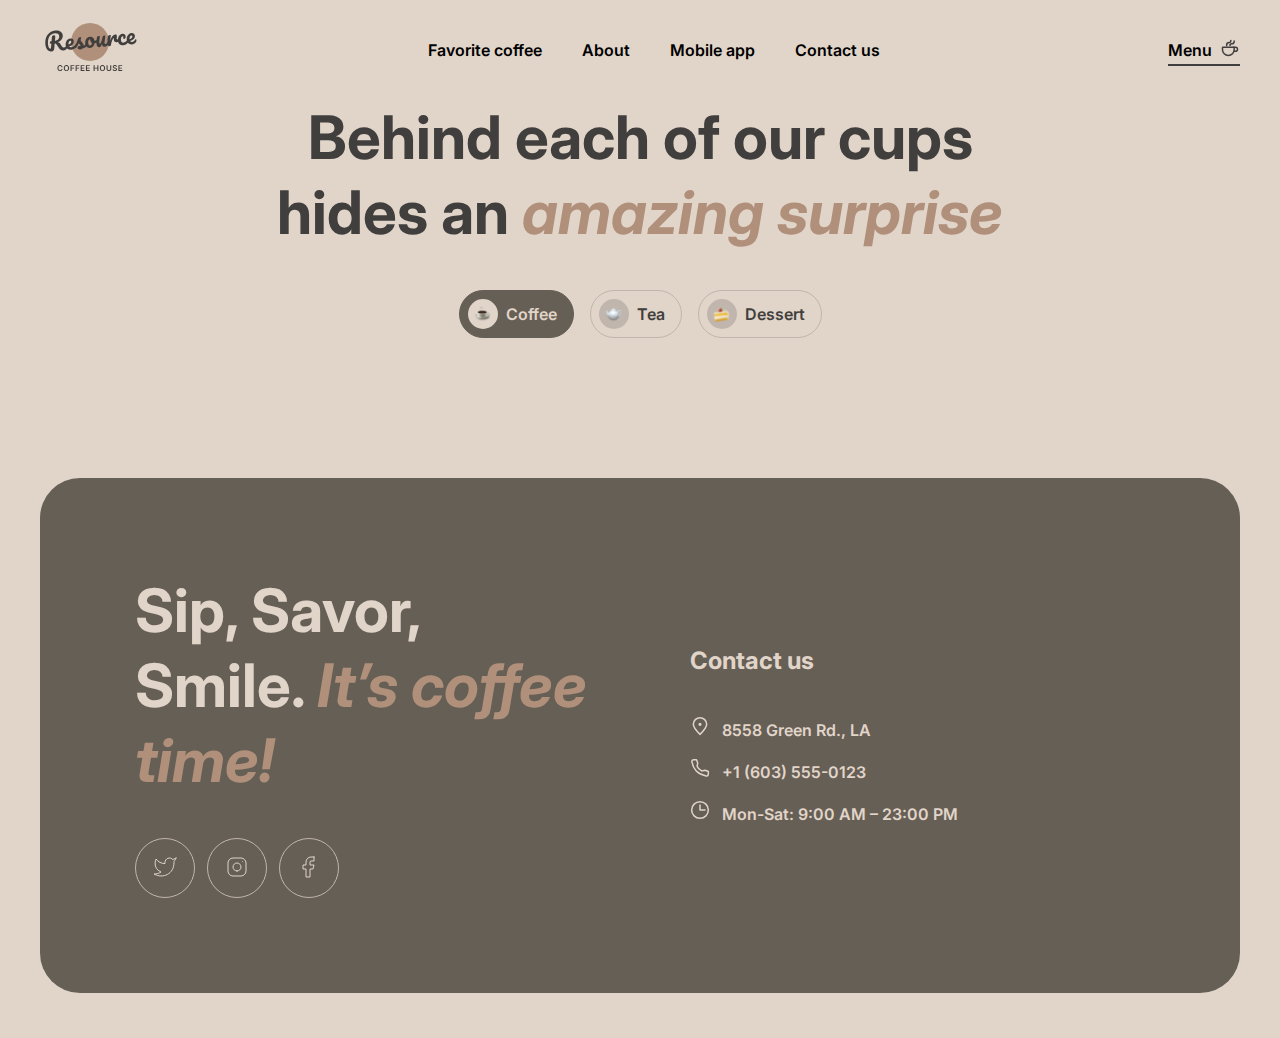
<file: coffee-house/menu.html>
<!doctype html>
<html lang="en">
<head>
    <meta charset="UTF-8"/>
    <meta content="width=device-width, initial-scale=1" name="viewport">
    <title>Menu</title>
    <link href="styles/style.css" rel="stylesheet">
    <link href="styles/normalize.css" rel="stylesheet">
    <link href="styles/menu.css" rel="stylesheet">
    <link href="styles/responsive.css" rel="stylesheet">
    <link href="https://fonts.googleapis.com" rel="preconnect">
    <link crossorigin href="https://fonts.gstatic.com" rel="preconnect">
    <link href="https://fonts.googleapis.com/css2?family=Inter:wght@400;600;700&family=Manrope:wght@400;700&display=swap"
          rel="stylesheet">
    <link href="pictures/logo.svg" rel="icon" type="image/svg+xml">
</head>

<body class="menu-page__container">
<div class="wrapper wrapper-menu">
    <header class="header">
        <div class="header__container">
            <a class="header__logo logo" href="index.html">
                <img alt="logo" class="logo__icon" src="pictures/logo.svg">
                <span class="logo__text"></span>
            </a>

            <nav class="header__nav nav">
                <ul class="nav__list">
                    <li class="nav__item">
                        <a class="nav__link" href="index.html#favorite">Favorite coffee</a>
                    </li>
                    <li class="nav__item">
                        <a class="nav__link" href="index.html#about">About</a>
                    </li>
                    <li class="nav__item">
                        <a class="nav__link" href="index.html#mobile-app">Mobile app</a>
                    </li>
                    <li class="nav__item">
                        <a class="nav__link" href="#contact">Contact us</a>
                    </li>
                </ul>
            </nav>

            <div class="header__coffee-menu coffee-menu">
                <div class="coffee-menu__item">
                    <a class="coffee-menu__link">
                        <span class="menu__text">Menu</span>
                        <img alt="coffee-cup-icon" class="menu__icon" src="pictures/coffee-cup.svg">
                    </a>
                </div>
            </div>

            <div class="header__menu-icon">
                <div class="menu-icon__burger">
                    <span class="burger__line"></span>
                    <span class="burger__line"></span>
                </div>
            </div>
        </div>
    </header>

    <aside class="burger">
        <nav class="burger__nav">
            <ul class="burger__list">
                <li class="burger__item">
                    <a class="burger__link" href="index.html#favorite">Favorite coffee</a>
                </li>
                <li class="burger__item">
                    <a class="burger__link" href="index.html#about">About</a>
                </li>
                <li class="burger__item">
                    <a class="burger__link" href="index.html#mobile-app">Mobile app</a>
                </li>
                <li class="nav__item">
                    <a class="burger__link" href="#contact">Contact us</a>
                </li>
            </ul>
        </nav>

        <div class="burger__menu">
            <div class="burger__item">
                <a class="burger__link-menu">
                    <span class="burger__text">Menu</span>
                    <img alt="coffee cup" class="burger__menu-icon" src="pictures/burger-coffee-cup.svg"/>
                </a>
            </div>
        </div>
    </aside>

    <main class="menu-page">
        <div class="menu-page__offer">
            <h1 class="menu-page__title">
                Behind each of our cups <br/>hides an
                <span class="_italic-beige">amazing surprise</span>
            </h1>

            <ul class="tabs">
                <li>
                    <div class="tabs__item">
                        <button class="tabs__button tab-coffee" data-name="coffee">
                            <span class="button__icon"><img alt="" src="pictures/menu/coffee-icon.svg"></span>
                            <span class="button__name">Coffee</span>
                        </button>
                    </div>
                </li>
                <li>
                    <div class="tabs__item">
                        <button class="tabs__button tab-tea" data-name="tea">
                            <span class="button__icon"><img alt="" src="pictures/menu/tea-icon.svg"></span>
                            <span class="button__name">Tea</span>
                        </button>
                    </div>
                </li>
                <li>
                    <div class="tabs__item">
                        <button class="tabs__button tab-dessert" data-name="dessert">
                            <span class="button__icon"><img alt="" src="pictures/menu/dessert-icon.svg"></span>
                            <span class="button__name">Dessert</span>
                        </button>
                    </div>
                </li>
            </ul>
        </div>

        <div class="menu__container">
            <div class="menu__coffee section"></div>
            <div class="menu__tea section"></div>
            <div class="menu__dessert section"></div>

            <div class="menu__refresh refresh" id="refresh">
                <button class="refresh__box">
                    <svg fill="none" height="24" viewBox="0 0 24 24" width="24" xmlns="http://www.w3.org/2000/svg">
                        <g>
                            <path d="M21.8883 13.5C21.1645 18.3113 17.013 22 12 22C6.47715 22 2 17.5228 2 12C2 6.47715 6.47715 2 12 2C16.1006 2 19.6248 4.46819 21.1679 8"
                                  stroke="#403F3D"
                                  stroke-linecap="round"
                                  stroke-linejoin="round"/>
                            <path d="M17 8H21.4C21.7314 8 22 7.73137 22 7.4V3"
                                  stroke="#403F3D"
                                  stroke-linecap="round"
                                  stroke-linejoin="round"/>
                        </g>
                    </svg>
                </button>
            </div>
        </div>

        <div class="modal"></div>
        <div class="overlay"></div>
    </main>

    <footer class="footer" id="contact">
        <div class="footer-container">
            <div class="footer__left-block">
                <div class="footer__text">
                    <h2 class="footer__title">Sip, Savor, Smile.
                        <span class="_italic-beige">It’s coffee time!</span>
                    </h2>
                </div>

                <div class="footer__socials">
                    <button class="twitter socials__btn">
                        <svg fill="none" height="24" viewBox="0 0 24 24" width="24" xmlns="http://www.w3.org/2000/svg">
                            <path class="svg-path"
                                  d="M23 3.01006C23 3.01006 20.9821 4.20217 19.86 4.54006C19.2577 3.84757 18.4573 3.35675 17.567 3.13398C16.6767 2.91122 15.7395 2.96725 14.8821 3.29451C14.0247 3.62177 13.2884 4.20446 12.773 4.96377C12.2575 5.72309 11.9877 6.62239 12 7.54006V8.54006C10.2426 8.58562 8.50127 8.19587 6.93101 7.4055C5.36074 6.61513 4.01032 5.44869 3 4.01006C3 4.01006 -1 13.0101 8 17.0101C5.94053 18.408 3.48716 19.109 1 19.0101C10 24.0101 21 19.0101 21 7.51006C20.9991 7.23151 20.9723 6.95365 20.92 6.68006C21.9406 5.67355 23 3.01006 23 3.01006Z"
                                  stroke="#E1D4C9"
                                  stroke-linecap="round"
                                  stroke-linejoin="round"/>
                        </svg>
                    </button>

                    <button class="instagram socials__btn">
                        <svg fill="none" height="24" viewBox="0 0 24 24" width="24" xmlns="http://www.w3.org/2000/svg">
                            <path class="svg-path"
                                  d="M12 16C14.2091 16 16 14.2091 16 12C16 9.79086 14.2091 8 12 8C9.79086 8 8 9.79086 8 12C8 14.2091 9.79086 16 12 16Z"
                                  stroke="#E1D4C9"
                                  stroke-linecap="round"
                                  stroke-linejoin="round"/>
                            <path class="svg-path"
                                  d="M3 16V8C3 5.23858 5.23858 3 8 3H16C18.7614 3 21 5.23858 21 8V16C21 18.7614 18.7614 21 16 21H8C5.23858 21 3 18.7614 3 16Z"
                                  stroke="#E1D4C9"/>
                            <path class="svg-path"
                                  d="M17.5 6.51L17.51 6.49889"
                                  stroke="#E1D4C9"
                                  stroke-linecap="round"
                                  stroke-linejoin="round"/>
                        </svg>
                    </button>

                    <button class="facebook socials__btn">
                        <svg fill="none" height="24" viewBox="0 0 24 24" width="24" xmlns="http://www.w3.org/2000/svg">
                            <path class="svg-path"
                                  d="M17 2H14C12.6739 2 11.4021 2.52678 10.4645 3.46447C9.52678 4.40215 9 5.67392 9 7V10H6V14H9V22H13V14H16L17 10H13V7C13 6.73478 13.1054 6.48043 13.2929 6.29289C13.4804 6.10536 13.7348 6 14 6H17V2Z"
                                  stroke="#E1D4C9"
                                  stroke-linecap="round"
                                  stroke-linejoin="round"/>
                        </svg>
                    </button>
                </div>
            </div>

            <div class="footer__right-block">
                <div class="contacts">
                    <h3 class="contacts__title">Contact us</h3>
                    <div class="contacts__info">
                        <div class="contacts__address contacts__item">
                            <a class="address__text" href="https://maps.app.goo.gl/cb2N8uJmRzWKRChz5" target="_blank">
                                <img alt="address icon" class="address__icon contact-icon" src="pictures/pin-alt.svg">
                                8558 Green Rd., LA
                            </a>
                        </div>

                        <div class="contacts__phone contacts__item">
                            <a class="phone__number" href="tel:+16035550123">
                                <img alt="phone icon" class="phone__icon contact-icon" src="pictures/phone.svg">
                                +1 (603) 555-0123
                            </a>
                        </div>

                        <div class="contacts__clock contacts__item">
                            <span class="clock__time-zone">
                                        <img alt="clock icon" class="clock__icon contact-icon" src="pictures/clock.svg">
                                        Mon-Sat: 9:00 AM – 23:00 PM
                            </span>
                        </div>
                    </div>
                </div>
            </div>
        </div>
    </footer>
</div>
<script src="scripts/menu.js"></script>
<script src="scripts/burger.js"></script>
</body>
</html>
</file>
<file: coffee-house/styles/style.css>
html {
    background-color: #e1d4c9;
    scroll-behavior: smooth;
}

body {
    font-family: Inter, serif;
    font-weight: 600;
}

a {
    position: relative;
    display: block;
}

a::after {
    position: absolute;
    bottom: -4px;
    left: 0;
    width: 100%;
    height: 2px;
    content: "";
    transition: 400ms ease-out;
    transform: scaleX(0);
    background-color: #403f3d;
}

.header__logo::after {
    display: none;
    content: "";
}

.coffee-menu__link_current::after {
    transform: scaleX(1);
}

.wrapper {
    max-width: 1360px;
    margin: 0 auto;
}

/*HEADER*/
.logo__icon {
    width: 100px;
    height: 60px;
}

.burger__line {
    width: 16px;
    height: 1px;
    transition: all 500ms;
    background-color: #403F3D;
}

.header__menu-icon {
    display: none;
    align-items: center;
    justify-content: center;
    width: 44px;
    height: 44px;
    border: 1px solid #665f55;
    border-radius: 100px;
}

.menu-icon__burger {
    display: flex;
    align-items: center;
    flex-direction: column;
    justify-content: center;
    gap: 7px;
}

.menu-icon__burger img {
    transition: all 300ms;
}

.header__container {
    display: flex;
    align-items: center;
    justify-content: space-between;
    height: 60px;
    margin: 20px 0 20px 0;
}

.nav__list {
    font-size: 16px;
    line-height: 1.5;
    display: flex;
    list-style-type: none;
    gap: 0 40px;
}

.menu__text {
    font-size: 16px;
    line-height: 1.5;
}

.menu__icon {
    width: 20px;
    height: 20px;
}

.coffee-menu {
    display: flex;
    align-items: center;
    justify-content: flex-end;
    height: 28px;
}

.coffee-menu__item,
.burger__item {
    display: flex;
    align-items: center;
    flex-direction: column;
    gap: 4px;
}

.coffee-menu__link,
.burger__link-menu {
    display: flex;
    align-items: flex-start;
    justify-content: center;
    gap: 8px;
}

.burger__link-menu {
    gap: 16px;
}

/*BURGER MENU*/
.burger {
    display: none;
    will-change: transform;
}

/*MAIN BLOCK*/
.visibility-hidden {
    visibility: hidden;
}

.main-block {
    display: flex;
    align-items: center;
    align-self: stretch;
    flex-direction: column;
}

.main-block__background {
    position: relative;
    width: 100%;
    height: 644px;
    /*width: 100%;*/
    /*background: lightgray url("../images/img-hero.jpg") no-repeat center;*/
    border-radius: 40px;
    background-size: cover;
}

.background__video {
    position: absolute;
    z-index: -100;
    top: 0;
    left: 50%;
    width: 100%;
    max-width: 1360px;
    height: 644px;
    transform: translateX(-50%);
    border-radius: 40px;
    object-fit: cover;
}

.main-block__offer {
    display: flex;
    align-items: flex-start;
    flex-direction: column;
    justify-content: center;
    width: 530px;
    margin: 100px;
    color: #e1d4c9;
    gap: 40px;
}

.offer__menu-link::after {
    display: none;
}

.offer-title {
    font-size: 72px;
    line-height: 105%;
}

._italic-beige {
    font-style: italic;
    color: #b0907a;
}

.main-block__text {
    font-size: 16px;
    font-weight: 400;
    line-height: 150%;
}

.offer__button {
    display: flex;
    align-items: center;
    justify-content: center;
    width: 44px;
    padding: 20px 78px;
    border: 0;
    border-radius: 100px;
    background-color: #e1d4c9;
    gap: 8px;
}

.offer__button-icon {
    opacity: 0;
}

@keyframes show-coffee-cup {
    from {
        opacity: 0;
    }
    to {
        opacity: 100%;
    }
}

.button__text {
    font-family: Inter, serif;
    font-size: 16px;
    line-height: 1.5;
    position: relative;
    left: 14px;
    display: flex;
    align-items: center;
    justify-content: center;
    margin: 0 auto;
    /*width: 100%;*/
    transition: transform 200ms;
    color: #403f3d;
    gap: 8px;
}

/*SLIDER*/
.coffee-slider-box {
    position: relative;
    margin: 100px 0;
    user-select: none;
}

.coffee-slider__title {
    font-size: 60px;
    line-height: 125%;
    width: auto;
    margin: 0 auto;
    text-align: center;
}

.button-arrow {
    width: 60px;
    height: 60px;
    transition: all 500ms;
    border: 1px solid black;
    border-radius: 100px;
    background-color: #e1d4c9;
}

/*.coffee-card:not(:first-child) {*/
/*    display: none;*/
/*}*/
.coffee-card {
    /*animation: switch-coffee 350ms ease;*/
    transition: all 500ms;
}

.coffee-pictures {
    /*display: flex;*/
    /*overflow: hidden;*/
    /*align-items: center;*/
    /*justify-content: space-between;*/
    /*width: 480px;*/
    /*margin: 0 auto;*/
    /*transition: all 500ms;*/
    display: flex;
    justify-content: flex-start;
    margin: 0 auto;
    transition: all 500ms;
    will-change: transform;
}

.coffee-slider {
    position: relative;
    z-index: 500;
    /*justify-content: space-between;*/
    display: flex;
    overflow: hidden;
    align-items: center;
    width: 480px;
    margin: 0 auto;
}

.picture-transform {
    transform: translate3d(0, 0, 0);
}

.coffee-slider__controls {
    display: flex;
    width: fit-content;
    margin: 40px auto 0 auto;
    /*margin-top: 40px;*/
    gap: 12px;
}

.controls__item {
    width: 38px;
    height: 4px;
    border-radius: 100px;
    /*border: 2px solid #c1b6ad;*/
    background-color: #C1B6AD;
}

.controls__item-active {
    animation: fill-control 5s linear;
    animation-play-state: running;
    background-color: #665f55;
}

.control__progress {
    width: 0;
    height: 100%;
    border-radius: 100px;
    background-color: #403f3d;
}

.control__progress.slider-hover {
    animation-play-state: paused !important;
}

@keyframes fill-control {
    from {
        width: 0;
    }
    to {
        width: 100%;
    }
}

.arrows {
    position: absolute;
    top: 50%;
    left: 0;
    display: flex;
    width: 100%;
}

.btn-next {
    position: absolute;
    right: 0;
}

.coffee-picture {
    width: 480px;
    height: 480px;
    margin: 0 auto;
    transition: all 500ms;
    pointer-events: none;
    object-fit: cover;
}

.coffee-card__title,
.coffee-card__cost {
    font-size: 2.4em;
    line-height: 1.25;
}

.coffee-card__description {
    font-size: 1.6em;
    font-weight: 400;
    line-height: 1.5;
    margin: 16px 0;
}

.coffee-card__info {
    width: 480px;
    margin-top: 20px;
    text-align: center;
}

/*ABOUT*/
.about {
    margin-bottom: 100px;
}

.about__content {
    margin-bottom: 40px;
}

.about__title {
    font-size: 5.95em;
    line-height: 1.25;
}

.gallery {
    display: flex;
    gap: 40px;
}

.gallery__column-1,
.gallery__column-2 {
    display: flex;
    flex-direction: column;
    gap: 40px;
}

.gallery__photo-box {
    display: inline-block;
    overflow: hidden;
}

.gallery__photo {
    border-radius: 20px;
    object-fit: cover;
    scale: 1.1;
}

.gallery__photo-box .gallery__photo {
    display: block;
    transition: 400ms ease;
}

.gallery__photo-box-1,
.gallery__photo-box-2 {
    display: inline-block;
    overflow: hidden;
    border-radius: 20px;
}

.gallery__photo-box-1 {
    width: 660px;
    height: 590px;
}

.gallery__photo-box-2 {
    width: 660px;
    height: 430px;
}

.gallery__photo-1,
.gallery__photo-4 {
    width: 660px;
    height: 590px;
}

.gallery__photo-2,
.gallery__photo-3 {
    width: 660px;
    height: 430px;
}

/*MOBILE APP*/
.mobile-app {
    display: flex;
    align-items: center;
    margin-bottom: 100px;
    gap: 100px;
}

.mobile-app__offer {
    display: flex;
    flex-direction: column;
    width: 50%;
    gap: 40px;
}

.mobile-app__screens {
    display: flex;
    width: 50%;
}

.mobile-app__title {
    font-size: 5.95em;
    line-height: 1.25;
}

.mobile-app__subtitle {
    font-size: 1.6em;
    line-height: 1.5;
}

.mobile-app__download {
    display: flex;
    gap: 20px;
}

.appstore__btn,
.google-play__btn {
    display: flex;
    align-items: center;
    box-sizing: border-box;
    width: 200px;
    padding: 12px 20px;
    transition: all 500ms;
    border: 1px solid #665f55;
    border-radius: 100px;
    background-color: inherit;
    gap: 8px;
}

.appstore__text,
.google-play__text {
    font-size: 10px;
    line-height: 1.4;
}

.appstore-title,
.google-play__title {
    font-size: 16px;
    line-height: 1.5;
}

.appstore__content,
.google-play__content {
    display: flex;
    flex-direction: column;
    text-align: left;
}

.google-play__text {
    font-size: 10px;
    line-height: 1.4;
}

/*FOOTER*/
.footer {
    display: flex;
    align-items: center;
    align-self: stretch;
    flex-direction: column;
    justify-content: center;
    margin-bottom: 45px;
}

.footer-container {
    display: flex;
    align-items: center;
    align-self: stretch;
    justify-content: center;
    max-width: 1360px;
    padding: 95px;
    border-radius: 40px;
    background-color: #665f55;
    gap: 100px;
}

.footer__title {
    font-size: 6rem;
    line-height: 1.25;
    color: #e1d4c9;
}

.footer__socials {
    display: flex;
    gap: 12px;
}

.socials__btn {
    width: 60px;
    height: 60px;
    transition: all 500ms;
    border: 1px solid #c1b6ad;
    border-radius: 100px;
    background-color: inherit;
}

.socials__logo {
    width: 24px;
    height: 24px;
}

.footer__left-block,
.footer__right-block {
    display: flex;
    flex-direction: column;
    width: 50%;
    gap: 40px;
}

.contacts {
    display: flex;
    flex-direction: column;
    color: #e1d4c9;
    gap: 40px;
}

.contacts__title {
    font-size: 2.4rem;
    line-height: 1.25;
}

.contacts__info {
    font-size: 1.6rem;
    line-height: 1.5;
    display: flex;
    flex-direction: column;
    gap: 16px;
}

.contacts__item {
    display: flex;
    gap: 8px;
}

.contacts__item a::after {
    background-color: #e1d4c9;
}

.contact-icon {
    margin-right: 8px;
}

@media (hover: hover) {
    button:hover {
        cursor: pointer;
    }

    a:hover::after {
        transform: scaleX(1);
    }

    .offer__button:hover .offer__button-icon {
        display: block;
        animation: show-coffee-cup 0.4s;
        opacity: 100%;
    }

    .offer__button:hover {
        cursor: pointer;
    }

    .offer__button:hover .button__text {
        transform: translateX(-14px);
    }

    .button-arrow:hover path {
        stroke: #e1d4c9;
    }

    .button-arrow:hover {
        cursor: pointer;
        border-color: #665f55;
        background-color: #665f55;
    }

    .gallery__photo-box .gallery__photo:hover {
        transform: scale(0.91);
    }

    .mobile-app__appstore:hover,
    .mobile-app__google-play:hover {
        cursor: pointer;
    }

    .google-play__btn:hover path,
    .appstore__btn:hover path {
        fill: #e1d4c9;
    }

    .google-play__btn:hover,
    .appstore__btn:hover {
        transition: 500ms;
        color: #e1d4c9;
        border-color: #665f55;
        background-color: #665f55;
    }

    .socials__btn:hover .svg-path {
        stroke: #403f3d;
    }

    .socials__btn:hover {
        cursor: pointer;
        transition: 700ms;
        background-color: #e1d4c9;
    }

    .contacts__item a:hover::after {
        transition: 500ms;
        background-color: #e1d4c9;
    }
}
</file>
<file: coffee-house/styles/menu.css>
.menu-page__container {
    font-family: Inter, serif;
    font-size: 16px;
    font-weight: 600;
    line-height: 1.5;
}

/*.menu-page {*/
/*}*/
.menu-page__title {
    font-size: 6rem;
    line-height: 1.25;
    width: fit-content;
    margin: 0 auto 40px;
    text-align: center;
    color: #403f3d;
}

.button__icon {
    font-size: 16px;
    line-height: 1.5;
    display: flex;
    align-items: center;
    justify-content: center;
    width: 30px;
    height: 30px;
    border-radius: 100px;
    background-color: #c1b6ad;
}

.tabs__button {
    font-family: Inter, serif;
    font-size: 16px;
    font-weight: 600;
    line-height: 1.5;
    display: flex;
    align-items: center;
    padding: 8px 16px 8px 8px;
    color: #403f3d;
    border: 1px solid #c1b6ad;
    border-radius: 100px;
    background: inherit;
    gap: 8px;
}

@keyframes hover-tab {
    from {
        background-color: unset;
    }
    to {
        background-color: #665f55;
        border-color: #665f55;
    }
}

.tabs {
    display: flex;
    width: fit-content;
    margin: 0 auto 40px;
    gap: 16px;
}

/*MENU-CUP*/
.menu__container {
    margin-bottom: 100px;
}

.menu__coffee,
.menu__tea,
.menu__dessert {
    display: flex;
    align-content: center;
    align-items: center;
    flex-wrap: wrap;
    justify-content: center;
    animation: showMenu 450ms ease-in-out;
    gap: 40px;
}

@keyframes showMenu {
    from {
        opacity: 0;
    }
    to {
        opacity: 1;
    }
}

.menu__tea {
    display: none;
}

.menu__dessert {
    display: none;
}

.menu__cup-card {
    position: relative;
    display: flex;
    flex-direction: column;
    box-sizing: border-box;
    width: 310px;
    height: 506px;
    border: 1px solid #c1b6ad;
    border-radius: 40px;
}

.menu__cup-card img {
    width: 308px;
    height: 310px;
    border-radius: 40px;
}

.cup-card__info {
    display: flex;
    flex-direction: column;
    padding: 20px;
    color: #403F3D;
    gap: 12px;
}

.cup-card__name,
.cup-card__cost {
    font-size: 24px;
    font-weight: 600;
    line-height: 1.25;
}

.cup-card__cost {
    position: absolute;
    bottom: 20px;
}

.cup-card__description {
    font-weight: 400;
}

.card__image {
    display: inline-block;
    overflow: hidden;
    height: 310px;
    border-radius: 40px;
    /*width: 310px;*/
    object-fit: cover;
}

.card__image img {
    display: block;
    transition: 400ms ease;
    border-radius: 40px;
    object-fit: cover;
    scale: 1.1;
}

/*MODAL*/
.modal {
    position: fixed;
    z-index: 1000;
    top: 50%;
    left: 50%;
    display: none;
    align-items: flex-start;
    align-self: stretch;
    box-sizing: border-box;
    width: 800px;
    height: auto;
    padding: 16px;
    transform: translate(-50%, -50%);
    border-radius: 40px;
    background-color: #e1d4c9;
    gap: 20px;
}

input {
    display: none;
}

.overlay {
    position: absolute;
    z-index: 999;
    top: 50%;
    left: 50%;
    display: none;
    overflow: hidden;
    width: 100%;
    height: 1500vh;
    transform: translate(-50%, -50%);
    background-color: rgba(64, 63, 61, 0.8);
}

.modal__image-box {
    border-radius: 40px;
}

.modal__image {
    width: 310px;
    height: 310px;
    border-radius: 40px;
}

.modal__content {
    font-size: 16px;
    font-weight: 600;
    line-height: 1.5;
    display: flex;
    flex: 1 1 0;
    flex-direction: column;
    color: #403f3d;
    gap: 20px;
}

.modal__title {
    font-size: 24px;
    font-weight: 600;
    line-height: 1.25;
}

.modal__description {
    font-weight: 400;
}

.modal__cost {
    font-size: 24px;
    line-height: 1.25;
}

.note__text {
    font-size: 10px;
    line-height: 1.4;
}

.close__btn {
    font-family: Inter, serif;
    font-size: 16px;
    font-weight: 600;
    font-style: normal;
    line-height: 150%;
    color: #403f3d;
}

.additives__title,
.size__title {
    font-size: 1.6rem;
    font-weight: 400;
}

.size,
.additives {
    display: flex;
    flex-direction: column;
    gap: 8px;
}

.size__btn-box,
.additives__btn-box {
    display: flex;
    gap: 8px;
}

/*.tabs__button:hover {*/
/*    background-color: #665f55;*/
/*    border-color: #665f55;*/
/*    animation: hover-tab 350ms;*/
/*}*/
/*.tabs__button:hover .button__icon {*/
/*    background-color: #e1d4c9;*/
/*}*/
/*.tabs__button:hover .button__name {*/
/*    color: #e1d4c9;*/
/*}*/
.size__btn-box input:checked + .size__btn,
.additives__btn-box input:checked + .additives__btn {
    animation: hover-tab 350ms;
    border-color: #665f55;
    background-color: #665f55;
}

.size__btn-box input:checked + label .button__icon,
.additives__btn-box input:checked + label .button__icon {
    background-color: #e1d4c9;
}

.size__btn-box input:checked + label .button__name,
.additives__btn-box input:checked + label .button__name {
    color: #e1d4c9;
}

.size__btn:hover,
.additives__btn:hover {
    cursor: pointer;
}

.size__btn-box input:checked + label:hover,
.additives__btn-box input:checked + label:hover {
    cursor: default;
}

.cost {
    display: flex;
    justify-content: space-between;
}

.modal__note {
    display: flex;
    align-items: flex-start;
    padding: 12px 0 12px;
    border-top: 1px solid #C1B6AD;
    gap: 8px;
}

.close__btn {
    width: 100%;
    padding: 10px 78px;
    transition: all 500ms;
    border: 1px solid #403f3d;
    border-radius: 100px;
    background-color: #e1d4c9;
}

.menu__sections {
    margin-bottom: 40px;
}

.menu__tea.current ~ .menu__refresh {
    display: none !important;
}

/*#refresh {*/
/*    display: none;*/
/*}*/
#hidden {
    display: none;
}

.menu__refresh {
    display: none;
    margin-top: 40px;
    border: none;
    /*margin: 0 auto;*/
    background: none;
}

.refresh__box {
    display: flex;
    align-items: center;
    justify-content: center;
    width: 60px;
    height: 60px;
    transition: background-color 300ms;
    border: 1px solid #665f55;
    border-radius: 100px;
    background-color: #e1d4c9;
}

@media (hover: hover) {
    .refresh__box:hover {
        background-color: #665f55;
    }

    .menu__refresh:hover {
        cursor: pointer;
    }

    .tabs__button.active:hover {
        cursor: default;
    }

    .tabs__button:hover {
        animation: hover-tab 350ms;
        border-color: #665f55;
        background-color: #665f55;
    }

    .tabs__button:hover .button__icon {
        background-color: #e1d4c9;
    }

    .tabs__button:hover .button__name {
        color: #e1d4c9;
    }

    .menu__cup-card:hover {
        cursor: pointer;
    }

    .menu__cup-card:hover img {
        transform: scale(0.95);
    }

    .modal__close:hover .close__btn {
        color: #e1d4c9;
        border-color: #665f55;
        background-color: #665f55;
    }
}

.active span {
    color: #e1d4c9;
}

.tabs__button.active .button__icon {
    background-color: #e1d4c9;
}

.tabs__button.active {
    animation: hover-tab 350ms;
    border-color: #665f55;
    background-color: #665f55;
}
</file>
<file: coffee-house/styles/responsive.css>
@media (min-width: 1441px) {
    .wrapper {
        margin: 0 auto;
    }
}

@media (max-width: 1439px) {
    .menu__refresh {
        display: none;
    }

    .wrapper {
        margin: 0 40px;
    }

    .gallery__photo-box-2 {
        display: none;
    }

    .gallery {
        flex-direction: column;
    }

    .gallery__photo-box-1 {
        width: auto;
        margin: 0 auto;
    }

    /*.gallery__photo {*/
    /*    scale: none;*/
    /*}*/
    .screens__photo {
        width: 100%;
        object-fit: cover;
    }

    .mobile-app__screens,
    .mobile-app__offer {
        flex: 1 1 0;
    }
}

@media (max-width: 1024px) {
    .mobile-app {
        flex-direction: column;
    }

    .mobile-app__screens,
    .mobile-app__offer {
        width: 100%;
    }

    .screens__photo {
        width: auto;
        margin: 0 auto;
    }

    .modal {
        width: auto;
    }

    .offer-title {
        font-size: 6.4rem;
    }
}

@media (max-width: 768px) {
    .overflow-hidden {
        overflow: hidden;
    }

    .burger {
        position: fixed;
        z-index: 999;
        left: 768px;
        display: flex;
        align-items: center;
        flex-direction: column;
        width: 100%;
        height: 100vh;
        padding: 60px 0;
        transition: 700ms ease-out;
        background-color: #E1D4C9;
        gap: 100px;
    }

    .burger__link {
        font-size: 3.2rem;
        line-height: 125%;
        color: #403F3D;
    }

    .burger__link-menu {
        font-size: 3.2rem;
        line-height: 125%;
        color: #403F3D;
    }

    /*.burger__menu-icon {*/
    /*    width: 40px;*/
    /*    height: 40px;*/
    /*}*/
    .burger__list {
        display: flex;
        align-items: center;
        flex-direction: column;
        gap: 60px;
    }

    .burger__link::after {
        width: 0;
    }

    .burger-line1-open {
        transform: translate(3px, -3px) rotate(45deg);
        transform-origin: left top;
    }

    .burger-line2-open {
        transform: translate(-2px, -11px) rotate(-45deg);
        transform-origin: right bottom;
    }

    /*.header__menu-icon img {*/
    /*    transform: rotate(45deg);*/
    /*}*/
    .burger-show {
        transform: translateX(-768px);
    }

    .wrapper {
        max-width: 688px;
    }

    .modal {
        width: 688px;
    }

    .size__btn-box, .additives__btn-box {
        flex-wrap: wrap;
    }

    .header__nav {
        display: none;
    }

    .header__coffee-menu {
        display: none;
    }

    .main-block__offer {
        margin: 100px 60px;
        /*width: auto;*/
    }

    .offer__button {
        padding: 20px 78px;
    }

    .offer__button-icon {
        opacity: 1;
    }

    .button__text {
        left: 0;
    }

    .header__menu-icon {
        display: flex;
    }

    .coffee-slider__title {
        font-size: 60px;
        line-height: 125%;
        width: auto;
        text-align: center;
    }

    /*.coffee-slider {*/
    /*    margin: 38px 0;*/
    /*}*/
    .gallery__photo-box-2 {
        display: none;
    }

    .gallery {
        flex-direction: column;
    }

    .gallery__photo-box-1 {
        width: auto;
        margin: inherit;
    }

    .about__content {
        margin-bottom: 45px;
    }

    .mobile-app,
    .footer-container {
        flex-direction: column;
    }

    .mobile-app__offer {
        width: auto;
    }

    .screens__photo {
        width: auto;
    }

    .footer__left-block,
    .footer__right-block {
        width: 100%;
    }

    .footer-container {
        padding: 100px 60px;
    }

    .offer__button:hover .button__text {
        transform: none;
    }

    .offer__button:hover .offer__button-icon {
        animation: none;
    }

    .gallery__photo-box {
        transition: transform 500ms;
    }

    /*.gallery__photo-box .gallery__photo:hover {*/
    /*    transform: none;*/
    /*}*/
    /*@media (hover: hover) {*/
    /*    .gallery__photo-box:hover {*/
    /*        transform: scale(0.9);*/
    /*    }*/
    /*}*/
    /*.gallery__photo {*/
    /*    object-position: 12px;*/
    /*}*/
    .gallery__photo-1,
    .gallery__photo-4 {
        width: 688px;
    }

    /*MENU*/
    .menu__cup-card:nth-child(n + 5) {
        display: none;
    }

    .menu__refresh {
        display: flex;
        justify-content: center;
    }

    /*#refresh {*/
    /*    display: flex;*/
    /*    justify-content: center;*/
    /*}*/
    .menu-page__title br {
        display: none;
    }

    /*.menu__coffee, .menu__tea, .menu__dessert {*/
    /*    padding: 0 14px;*/
    /*    flex-direction: column;*/
    /*    flex-wrap: nowrap;*/
    /*}*/
}

@media (max-width: 767.5px) {
    .menu__coffee,
    .menu__tea,
    .menu__dessert {
        align-items: center;
        flex-direction: column;
        flex-wrap: nowrap;
    }

    .main-block__offer {
        width: auto;
    }
}

@media (max-width: 750px) {
    .offer-title {
        font-size: 5.5rem;
    }

    .wrapper {
        margin: 0 20px;
    }

    .modal {
        width: auto;
    }

    /*.main-block__offer {*/
    /*    margin: 70px 20px;*/
    /*    width: auto;*/
    /*}*/
}

@media (max-width: 650px) {
    .button-arrow {
        display: none;
    }

    .coffee-pictures {
        width: 100%;
        margin: 0 auto;
    }

    .coffee-card__info {
        width: 100%;
    }

    .coffee-card {
        text-align: center;
    }

    .gallery__photo {
        object-position: -50px;
    }

    .screens__photo {
        width: 100%;
    }
}

@media (max-width: 620px) {
    .offer-title {
        font-size: 5rem;
    }

    .about__title {
        font-size: 4.5rem;
    }

    .modal__image {
        width: 240px;
        height: 240px;
    }
}

@media (max-width: 550px) {
    .main-block__offer {
        margin: 70px 30px;
    }

    .modal__image {
        display: none;
    }

    .modal {
        width: 90%;
        gap: 0;
    }

    /*.coffee-picture {*/
    /*    width: 100%;*/
    /*    height: 100%;*/
    /*}*/
    .mobile-app__title {
        font-size: 4rem;
    }

    .coffee-picture {
        width: 348px;
        height: 348px;
    }

    .coffee-slider {
        width: 348px;
    }
}

@media (max-width: 450px) {
    .main-block__offer {
        margin: 60px 20px;
    }

    .offer-title {
        font-size: 4.5rem;
    }

    .gallery__photo {
        object-position: -80px;
    }

    .mobile-app__download {
        flex-direction: column;
    }
}

@media (max-width: 380px) {
    .wrapper {
        max-width: 348px;
        margin: 0 auto;
    }

    .offer-title {
        font-size: 4.2em;
        line-height: 1.15;
    }

    .offer__button {
        padding: 20px 78px;
    }

    .main-block__offer {
        width: fit-content;
        margin: 60px 16px;
    }

    .main-block__background {
        height: auto;
    }

    .background__video {
        height: 552px;
    }

    .coffee-slider__title {
        font-size: 3.2em;
    }

    .button-arrow {
        display: none;
    }

    .coffee-picture {
        width: 348px;
        height: 348px;
    }

    .coffee-card__title,
    .coffee-card__cost {
        width: auto;
    }

    .coffee-card__info {
        width: auto;
    }

    .coffee-card__description {
        font-size: 1.6em;
    }

    .about__title {
        font-size: 3.2em;
    }

    .gallery__photo-1,
    .gallery__photo-4 {
        width: auto;
    }

    .gallery__photo {
        object-position: -100px;
        scale: 1.25;
    }

    .mobile-app {
        gap: 40px;
    }

    .mobile-app__title {
        font-size: 3.2em;
    }

    .mobile-app__subtitle {
        font-size: 1.6em;
    }

    .mobile-app__offer {
        width: 100%;
    }

    .mobile-app__download {
        flex-direction: column;
    }

    .screens__photo {
        width: 348px;
        height: 348px;
    }

    .footer-container {
        padding: 60px 16px;
        gap: 40px;
    }

    .footer__title {
        font-size: 3.18rem;
    }

    .contacts__info {
        font-size: 1.6rem;
    }

    /*MENU*/
    .menu-page__title {
        font-size: 3.2rem;
    }

    .tabs {
        gap: 8px;
    }

    .menu__coffee,
    .menu__tea,
    .menu__dessert {
        width: 310px;
        margin: 0 auto;
    }
}
</file>
